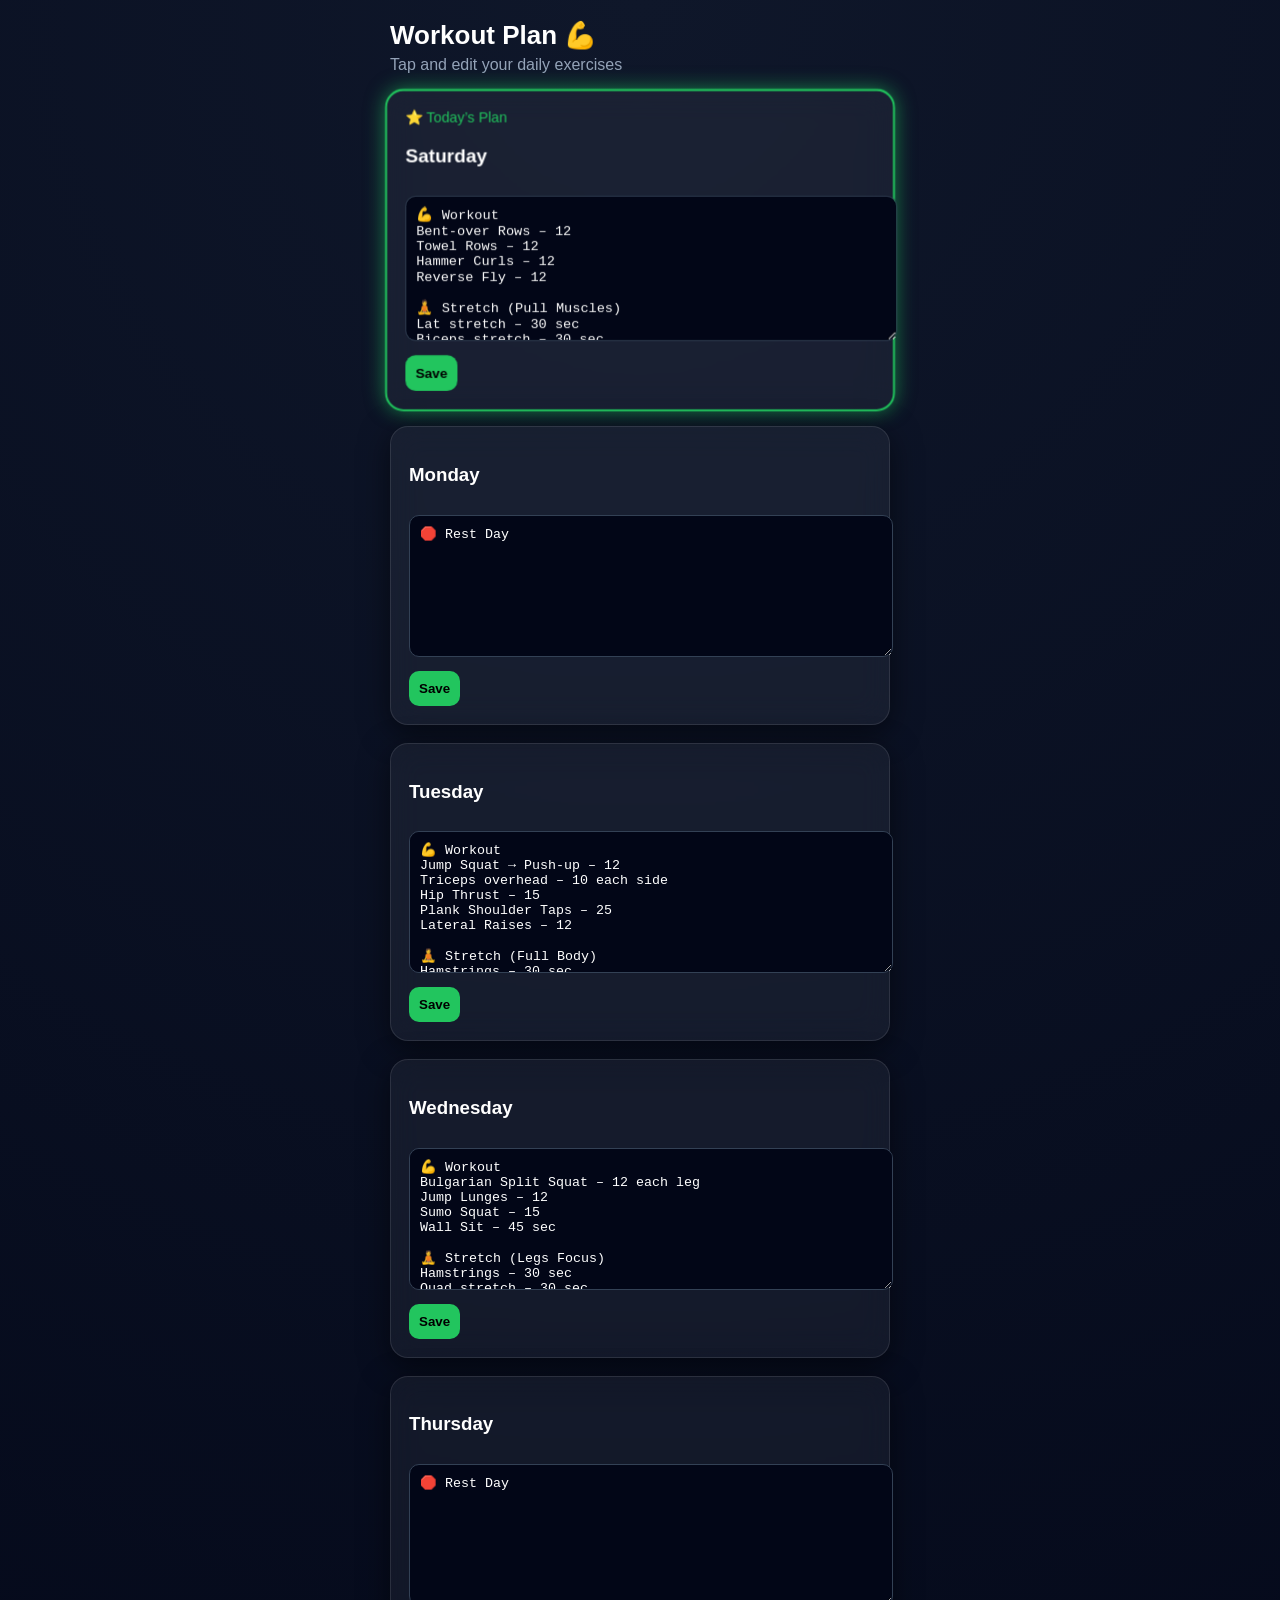
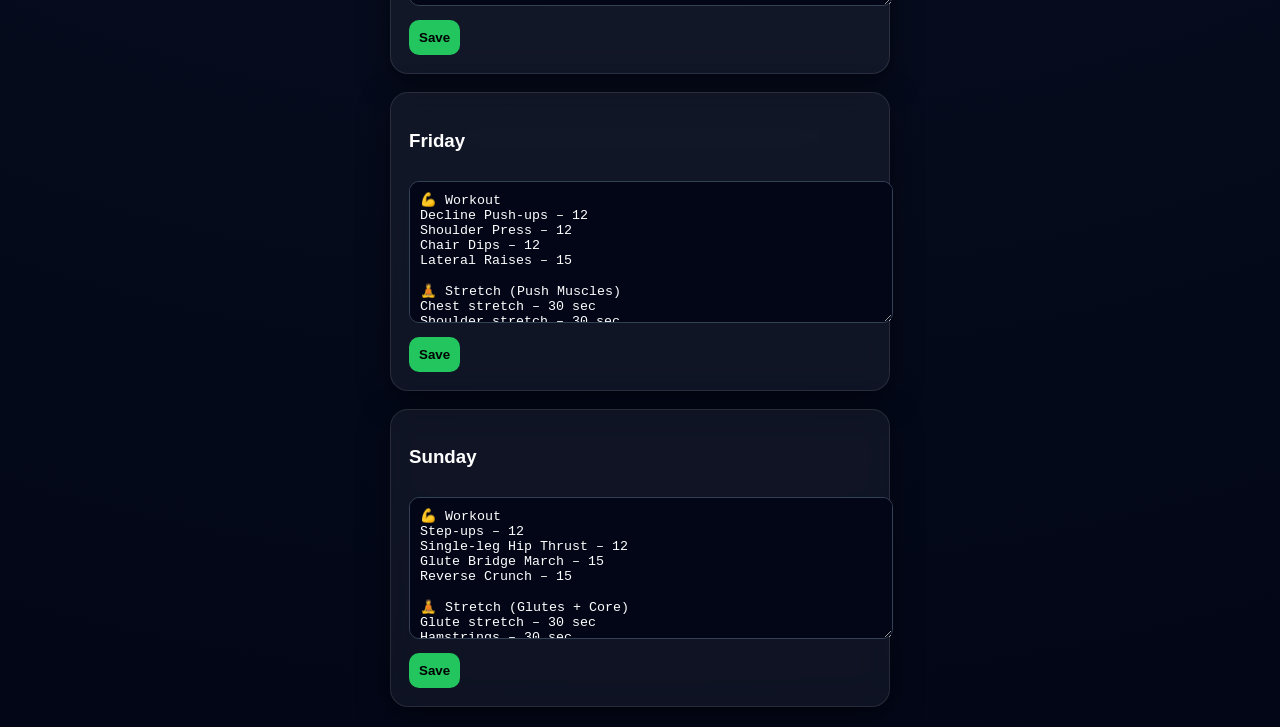
<file: workout.html>
<!DOCTYPE html>
<html lang="en">
<head>
<meta charset="UTF-8">
<meta name="viewport" content="width=device-width, initial-scale=1.0">
<title>Workout Plan</title>

<link rel="stylesheet" href="style.css">

<style>
textarea {
  width: 100%;
  height: 120px;
  margin-top: 10px;
  border-radius: 10px;
  padding: 10px;
  background: #020617;
  color: white;
  border: 1px solid #334155;
}

button {
  margin-top: 10px;
  padding: 10px;
  border-radius: 10px;
  border: none;
  background: #22c55e;
  color: black;
  font-weight: bold;
}
</style>

</head>

<body>

<div class="container">

  <div class="header">
    <h2>Workout Plan 💪</h2>
    <p>Tap and edit your daily exercises</p>
  </div>

  <div id="workouts"></div>

</div>

<script src="workout.js"></script>

</body>
</html>
</file>
<file: style.css>
body {
  margin: 0;
  font-family: 'Poppins', sans-serif;
  background: radial-gradient(circle at top, #0f172a, #020617);
  color: white;
}

/* Glass container */
.container {
  padding: 20px;
  max-width: 500px;
  margin: auto;
}

/* Header */
.header h2 {
  margin: 0;
  font-size: 26px;
  font-weight: 600;
}

.header p {
  color: #94a3b8;
  margin-top: 5px;
}

/* Glass card effect */
.card {
  backdrop-filter: blur(15px);
  background: rgba(255, 255, 255, 0.05);
  border-radius: 18px;
  padding: 18px;
  margin-top: 18px;
  border: 1px solid rgba(255,255,255,0.1);
  box-shadow: 0 8px 30px rgba(0,0,0,0.5);
  transition: transform 0.2s ease, box-shadow 0.2s ease;
}

.card:hover {
  transform: scale(1.02);
}

/* Tasks */
.task {
  display: flex;
  justify-content: space-between;
  align-items: center;
  margin: 14px 0;
  transition: 0.2s;
}

.task label {
  font-size: 15px;
}

/* Custom checkbox */
input[type="checkbox"] {
  width: 22px;
  height: 22px;
  accent-color: #22c55e;
  cursor: pointer;
}

/* Score */
.score {
  text-align: center;
  font-size: 22px;
  margin-top: 18px;
  font-weight: bold;
  background: linear-gradient(90deg, #22c55e, #4ade80);
  -webkit-background-clip: text;
  -webkit-text-fill-color: transparent;
}

/* History */
.history-item {
  background: rgba(255,255,255,0.05);
  padding: 12px;
  border-radius: 12px;
  margin-top: 10px;
  transition: 0.2s;
}

.history-item:hover {
  background: rgba(255,255,255,0.08);
}
.today-card {
  border: 2px solid #22c55e;
  box-shadow: 0 0 20px rgba(34,197,94,0.6);
  transform: scale(1.02);
}

.today-label {
  color: #22c55e;
  font-size: 14px;
  margin-bottom: 5px;
}
/* Chart container */
canvas {
  margin-top: 10px;
}
</file>
